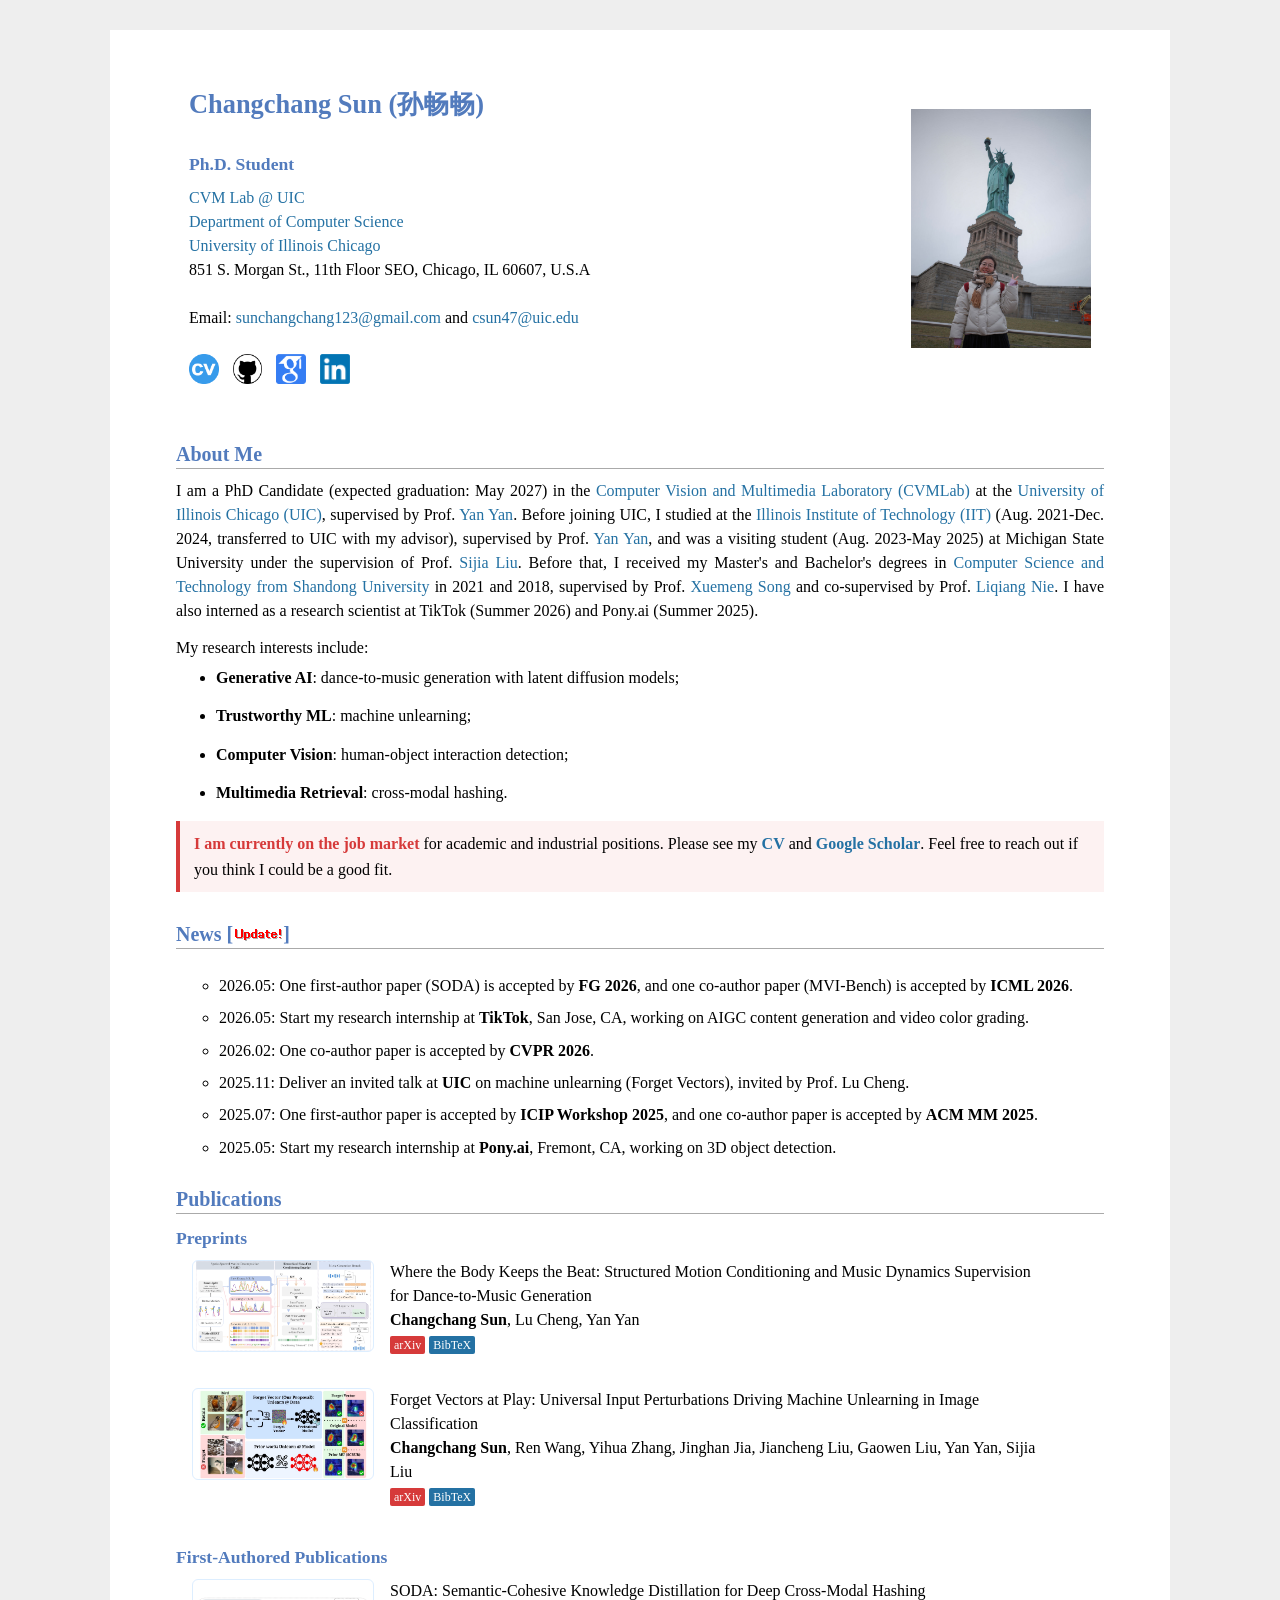
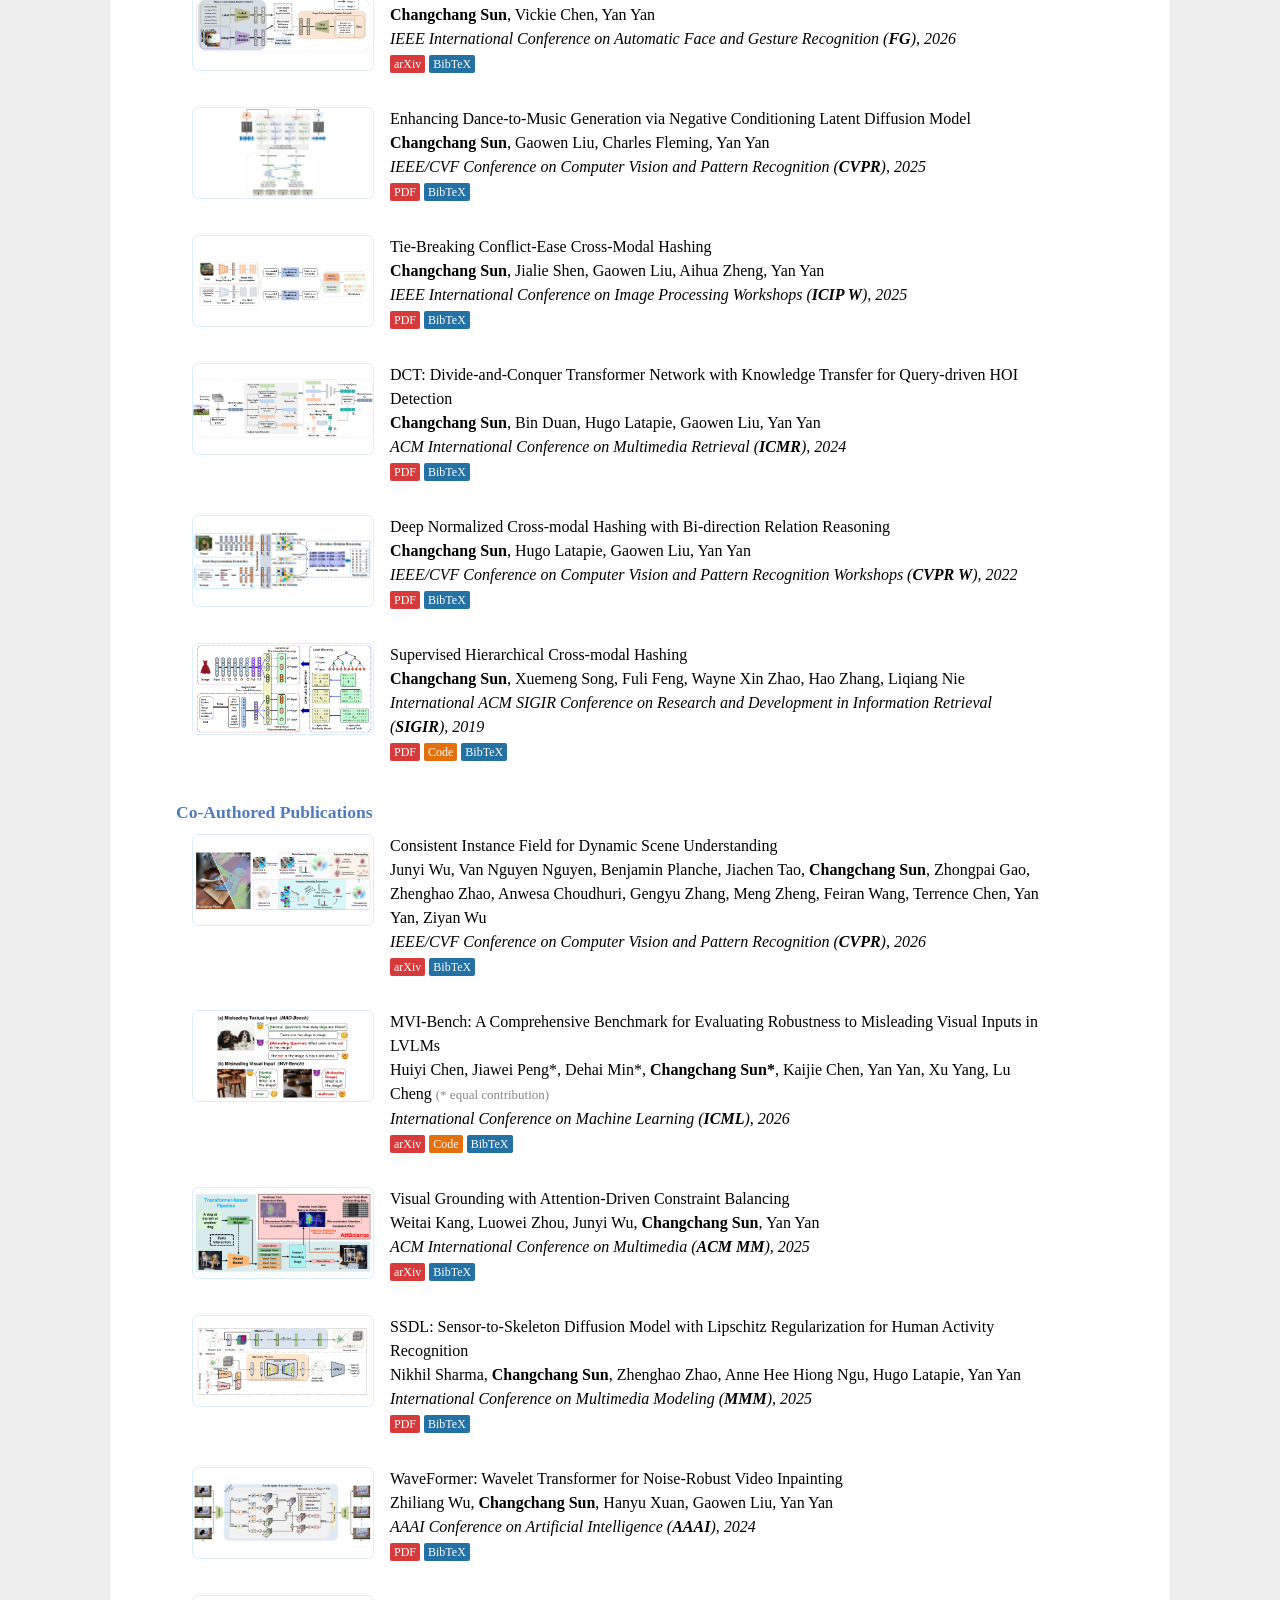
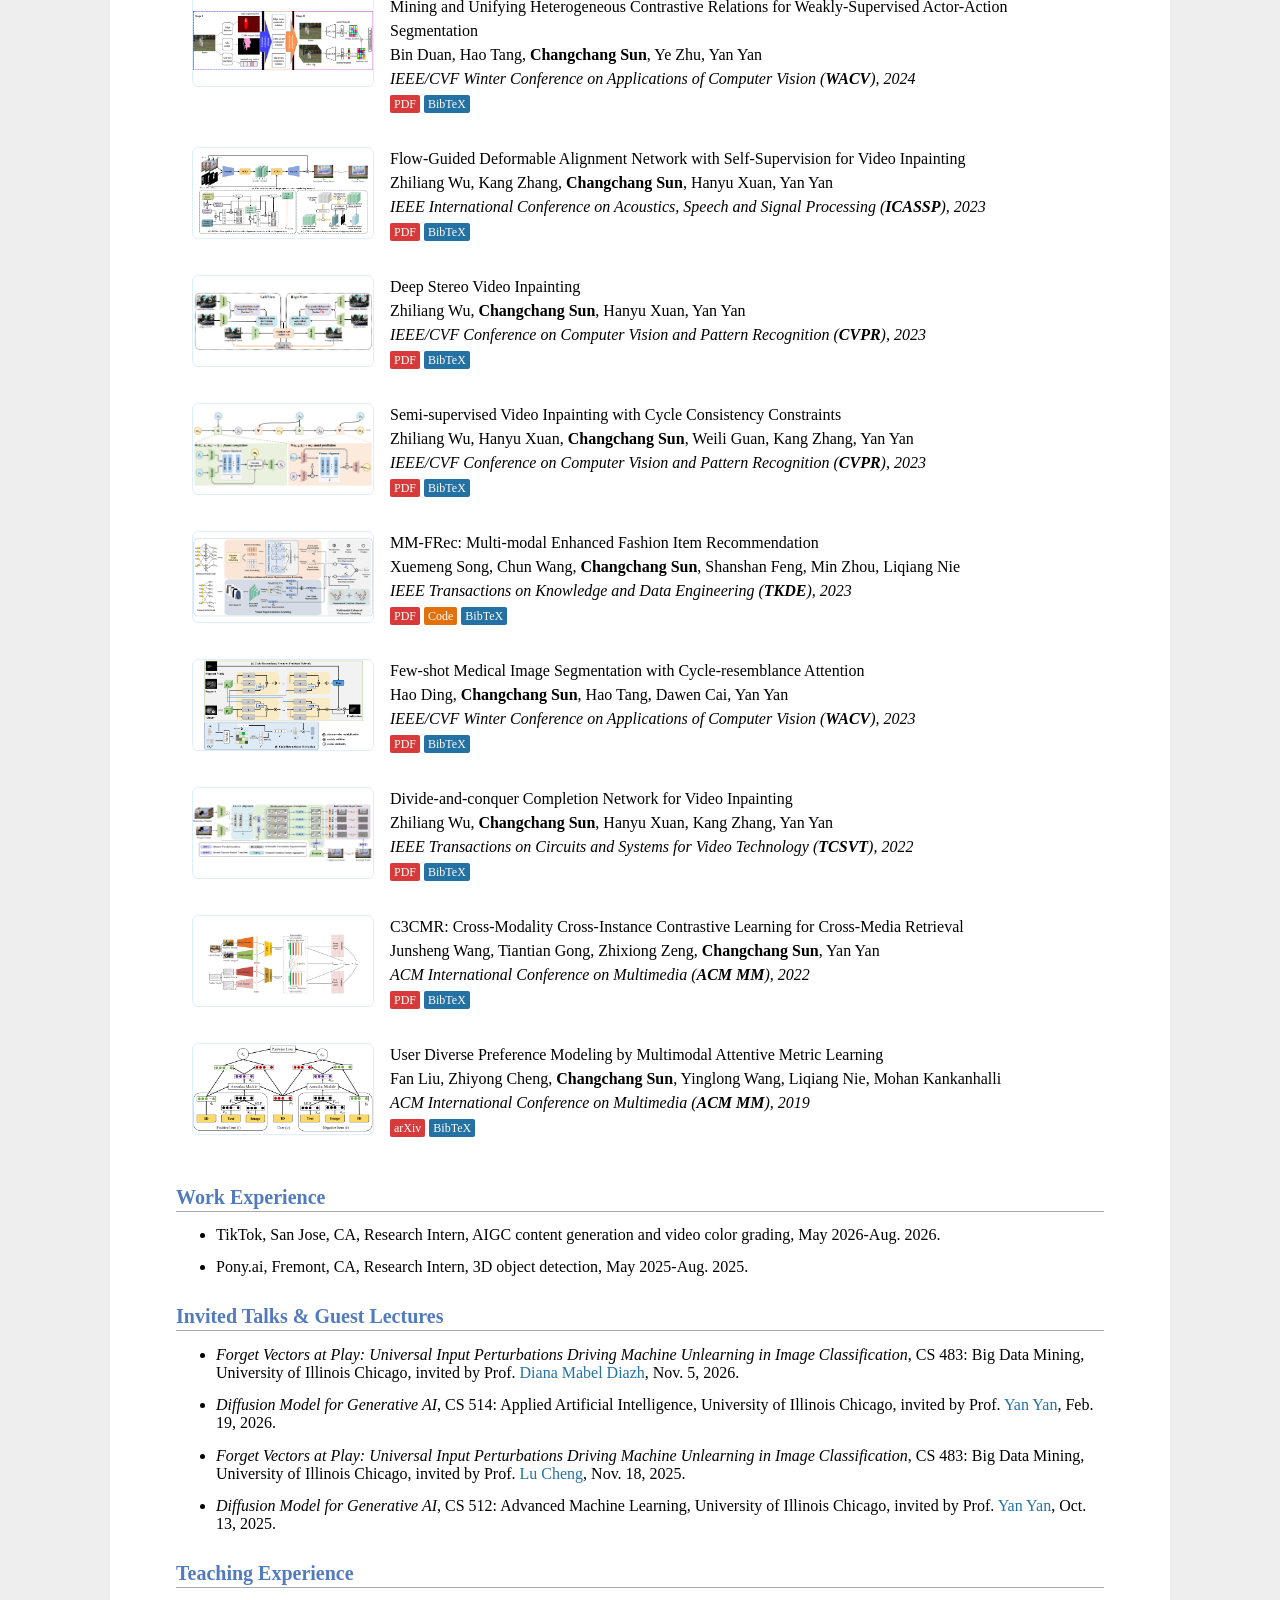
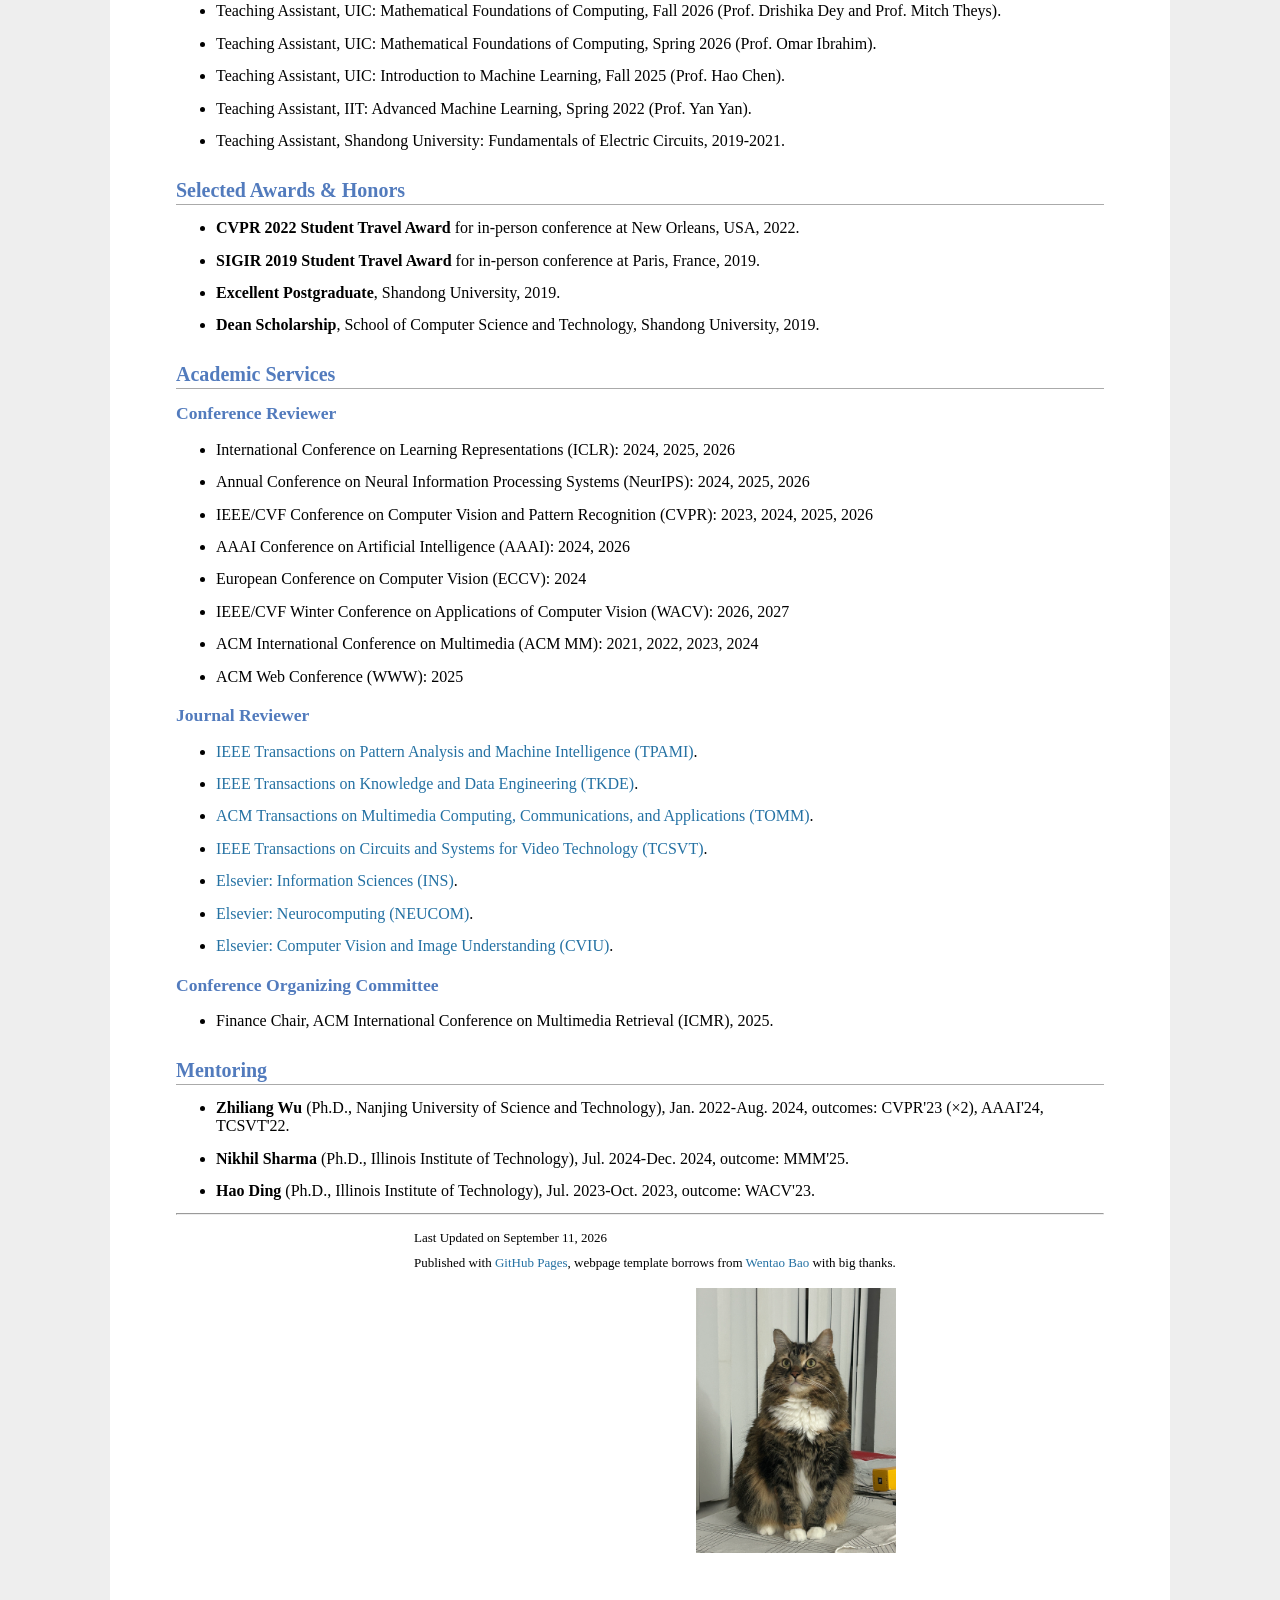
<file: index.html>
<!DOCTYPE html>
<html>
<head><meta http-equiv="Content-Type" content="text/html; charset=UTF-8">
	<title>Changchang Sun</title>
	<meta name="viewport" content="width=device-width, initial-scale=1">
	<meta name="keywords" content="Changchang Sun, UIC, Computer Vision, Generative AI, Machine Unlearning, Cross-Modal Retrieval">
	<meta name="description" content="Changchang Sun is a Ph.D. student in Computer Science at the University of Illinois Chicago, working on generative AI, trustworthy machine learning, computer vision, and multimedia retrieval. Currently on the job market for positions starting Fall 2027.">
	<meta property="og:title" content="Changchang Sun">
	<meta property="og:description" content="Ph.D. student in Computer Science at the University of Illinois Chicago, working on generative AI, trustworthy machine learning, computer vision, and multimedia retrieval.">
	<meta property="og:type" content="website">
	<meta property="og:url" content="https://changchangsun.github.io/Changchangsun/">
	<meta property="og:image" content="https://changchangsun.github.io/Changchangsun/files/apple-touch-icon.png">
	<meta name="twitter:card" content="summary">
	<link rel="icon" type="image/png" href="./files/favicon.png">
	<link rel="apple-touch-icon" href="./files/apple-touch-icon.png">
	<link rel="stylesheet" href="./index_files/jemdoc.css" type="text/css">
	<script type="text/javascript" src="./index_files/jquery-1.12.4.min.js"></script>
	<style>
	a {color: #2471a3; text-decoration: none;}
	a:hover {color: #5499c7;}
	a.btn {background-color: #2471a3; color: #fff; font-size: 12px; margin-top: 4px; display: inline-block; padding: 0 4px; border-radius: 2px; line-height: 1.5em;}
	a.btn:hover {background-color: #174e74;}
	a.btn.btn-red {background-color: #d63a3a;}
	a.btn.btn-red:hover {background-color: #a02727;}
	a.btn.btn-orange {background-color: #e2700c;}
	a.btn.btn-orange:hover {background-color: #c46009;}
	a.btn.btn-dark {background-color: #345;}
	a.btn.btn-dark:hover {background-color: #234;}
	p {line-height: 1.5em;}
	.nobreak {white-space: nowrap;}
	.noselect {-webkit-touch-callout: none; -webkit-user-select: none; -khtml-user-select: none; -moz-user-select: none; -ms-user-select: none; user-select: none;}
	.bold {font-weight: bold;}
	.italic {font-style: italic;}
	.bulletpoints {line-height: 1.5em;}
	.row {box-sizing: border-box;}
	.row-media {display: block; float: left; width: 180px; height: 90px; background-position: center; background-size: contain; background-repeat: no-repeat; border-radius: 6px; border: 1px solid #def;}
	.row-media.placeholder {line-height: 90px; text-align: center; color: #2471a3; font-weight: bold; font-size: 17px; background-color: #f4f8fb; letter-spacing: 1px;}
	.first-author-note {color: #888; font-size: 13px;}
	.jobmarket {background-color: #fdf2f2; border-left: 4px solid #d63a3a; padding: 10px 14px; margin: 16px 0; line-height: 1.6em;}
	.row-text {display: block; float: left; margin-left: 16px; line-height: 1.5em; max-width: 662px;}
	.row-text span {line-height: inherit;}
	.clearfix {content: ""; clear: both; display: table;}
	.publication {margin-bottom: 32px; margin-left: 16px;}
	.press {width: 100px; height: 80px; border: 1px solid #def; margin-right: 12px; background-size: cover;}  
	.img-contain {background-size: contain !important;}
	.footer {background-color: #345; width: 100%}
	.footer-content {color: #fff; font-size: 10px; padding: 6px 0; max-width: 900px; margin: auto;}

	@media only screen and (max-width: 1150px) {
		.header-profile-picture, .header-text {display: block; margin: auto; text-align: center;}
		.header-profile-picture {margin-bottom: 12px; width: 140px; height: 140px;}
		body {font-size: 18px;}
		a.btn {font-size: 14px; padding: 2px 6px;}
	}

	@media only screen and (max-width: 900px) {
		.publication {margin-bottom: 46px;}
		.publication .row-media {width: 260px; height: 130px; margin: auto; margin-bottom: 12px; display: block;}
		.publication .row-text {display: block; width: 100%; margin-left: 0;}
		.press {display: block;}
	}
    </style>
</head>


<body>
<div id="layout-content" style="margin-top:25px">

<table cellpadding="11px">
	<tbody>
		<tr>
			<td width="720px">
				<div id="toptitle">
					<h1>Changchang Sun (孙畅畅) &nbsp; </h1>
				</div>
                <h3>Ph.D. Student</h3>
				<p>
					<!-- <a href="https://iitcvmlab.github.io/">CVM Lab @ UIC</a><br>  -->
					<a href="https://iitcvmlab.github.io/">CVM Lab @ UIC</a><br> 
					<a href="https://cs.uic.edu/">Department of Computer Science</a><br>
					<a href="https://www.uic.edu/">University of Illinois Chicago</a><br>
					851 S. Morgan St., 11th Floor SEO, Chicago, IL 60607, U.S.A <br>
					<br>
					Email:  <a href="mailto:sunchangchang123@gmail.com">sunchangchang123@gmail.com</a> and <a href="mailto:csun47@uic.edu">csun47@uic.edu</a><br>
					<br>
					<a href="./files/Changchang_Sun_Academic_CV.pdf"> <img src="./files/logo-cv.png" height="30px" style="margin-bottom:-3px; margin-right: 10px"> </a>
					<a href="https://github.com/Changchangsun"> <img src="./files/logo-github.png" height="30px" style="margin-bottom:-3px; margin-right: 10px"> </a>
<!-- 					<a href="https://www.zhihu.com/people/Cogito2012"> <img src="./files/logo-zhihu.png" height="30px" style="margin-bottom:-3px; margin-right: 10px"> </a> -->
					<a href="https://scholar.google.com/citations?user=bCxWjjYAAAAJ&hl=en&oi=ao"> <img src="./files/logo-googlescholar.png" height="30px" style="margin-bottom:-3px; margin-right: 10px"> </a>
					<a href="https://www.linkedin.com/in/changchang-sun-a124a9327/"> <img src="./files/logo-linkin.png" height="30px" style="margin-bottom:-3px; margin-right: 10px"> </a>
                </p>
			</td>
			<td valign="middle">
				<img src="./files/scc.jpg" border="0" width="180"><br><br>
			</td>
		</tr>
	</tbody>
</table>

<h2>About Me</h2>
	<p style="text-align:justify;">I am a PhD Candidate (expected graduation: May 2027) in the <a href="https://iitcvmlab.github.io/">Computer Vision and Multimedia Laboratory (CVMLab)</a>
	at the <a href="https://www.uic.edu/">University of Illinois Chicago (UIC)</a>, supervised by Prof. <a href="https://tomyan555.github.io/">Yan Yan</a>. Before joining UIC, I studied at the <a href="https://www.iit.edu/">Illinois Institute of Technology (IIT)</a> (Aug. 2021-Dec. 2024, transferred to UIC with my advisor), supervised by Prof. <a href="https://tomyan555.github.io/">Yan Yan</a>,
		and was a visiting student (Aug. 2023-May 2025) at Michigan State University under the supervision of Prof. <a href="https://lsjxjtu.github.io/">Sijia Liu</a>.
Before that, I received my Master's and Bachelor's degrees in <a href="https://www.en.sdu.edu.cn/">Computer Science and Technology from Shandong University</a> in 2021 and 2018, supervised by Prof. <a href="https://xuemengsong.github.io/">Xuemeng Song</a>
    and co-supervised by Prof. <a href="https://liqiangnie.github.io/index.html">Liqiang Nie</a>. I have also interned as a research scientist at TikTok (Summer 2026) and Pony.ai (Summer 2025).
	</p>
	<p style="text-align:justify;">My research interests include:</p>
	<ul class="bulletpoints">
		<li type="disc"><strong>Generative AI</strong>: dance-to-music generation with latent diffusion models;</li>
		<li type="disc"><strong>Trustworthy ML</strong>: machine unlearning;</li>
		<li type="disc"><strong>Computer Vision</strong>: human-object interaction detection;</li>
		<li type="disc"><strong>Multimedia Retrieval</strong>: cross-modal hashing.</li>
	</ul>

	<p class="jobmarket"><strong style="color:#d63a3a;">I am currently on the job market</strong> for academic and industrial positions. Please see my <a href="./files/Changchang_Sun_Academic_CV.pdf"><strong>CV</strong></a> and <a href="https://scholar.google.com/citations?user=bCxWjjYAAAAJ&hl=en"><strong>Google Scholar</strong></a>. Feel free to reach out if you think I could be a good fit.</p>


<h2>News [<img src="./index_files//update.gif">]</h2>
	<div  style="overflow-y: scroll; height:200px;">
	<table border="1" style="border-width: 0px;" width="100%">
	<tbody>
	<tr>
	<td style="border-style: none; border-width: medium;">
    <ul>
			<li type="circle">2026.05: One first-author paper (SODA) is accepted by <strong>FG 2026</strong>, and one co-author paper (MVI-Bench) is accepted by <strong>ICML 2026</strong>.</li>
			<li type="circle">2026.05: Start my research internship at <strong>TikTok</strong>, San Jose, CA, working on AIGC content generation and video color grading.</li>
			<li type="circle">2026.02: One co-author paper is accepted by <strong>CVPR 2026</strong>.</li>
			<li type="circle">2025.11: Deliver an invited talk at <strong>UIC</strong> on machine unlearning (Forget Vectors), invited by Prof. Lu Cheng.</li>
			<li type="circle">2025.07: One first-author paper is accepted by <strong>ICIP Workshop 2025</strong>, and one co-author paper is accepted by <strong>ACM MM 2025</strong>.</li>
			<li type="circle">2025.05: Start my research internship at <strong>Pony.ai</strong>, Fremont, CA, working on 3D object detection.</li>
	    	               <li type="circle">2025.02: One first-author paper is accepted by <strong>CVPR 2025</strong>.</li>
	               <li type="circle">2025.01: Start my new journey at <strong>UIC</strong>, Chicago, IL.</li>
	    		<li type="circle">2024.04: One first-author paper is accepted by <strong>ICMR 2024</strong>.</li>
	    		<li type="circle">2023.12: One co-author paper is accepted by <strong>AAAI 2024</strong>.</li>
	    		<li type="circle">2023.02: Two co-author papers are accepted by <strong>CVPR 2023</strong>.</li>
	    		<li type="circle">2022.05: One first-author paper is accepted by <strong>CVPR Workshop 2022</strong>.</li>
	    <li type="circle">2021.09: Start my new journey at <strong>IIT</strong>, Chicago, IL.</li>
	   		 <li type="circle">2019.05: One first-author paper is accepted by <strong>SIGIR 2019</strong>.</li>
<!-- 		<li type="circle">2024.03: I am honored to be selected to present in <a href="https://cvpr.thecvf.com/Conferences/2024/CallForDoctoralConsortium">CVPR 2024 Doctoral Consortium!</a></li>
		<li type="circle">2024.02: I successfuly passed the MSU PhD Comprehensive Exam, being a Ph.D. candidate!</li>
		<li type="circle">2023.07: One paper is accepted by <strong>ICCV 2023</strong>.</li>
    	<li type="circle">2023.05: I am invited to deliver a talk on open-set recognition at the the 2nd MSU-ND workshop.</li>
		<li type="circle">2023.02: I will be a research intern at <strong>NEC Laboratories America, Inc.</strong> (Princeton, NJ) in this summer.</li>
		<li type="circle">2023.02: One co-authored paper is accepted by <strong>CVPR 2023</strong>.</li>
    	<li type="circle">2022.08: I started my second journey of Ph.D. study at the CSE department at <strong>MSU</strong>!</li>
    	<li type="circle">2022.07: One co-authored paper is accepted by <strong>ECCV 2022</strong>.</li>
    	<li type="circle">2022.06: Start my internship at <strong>OPPO U.S. Research Center</strong> at Palo Alto, CA. (on-site)</li>
    	<li type="circle">2022.05: I attended the conference <strong>ICRA 2022</strong> on-site at Philadelphia, PA.</li>
    	<li type="circle">2022.04: I received the <strong>CVPR 2022 Travel Award</strong> to attend the conference at New Orleans, LA.</li>
		<li type="circle">2022.03: One paper is accepted by <strong>CVPR 2022</strong> for <strong>Oral</strong> presentation!</li>
    	<li type="circle">2021.10: One co-authored paper is accepted by <strong>BMVC 2021</strong>.</li>
    	<li type="circle">2021.07: Two papers are accepted by <strong>ICCV 2021</strong>, with one paper for <strong>Oral</strong> presentation!</li>
		<li type="circle">2021.06: Start my internship at <strong>Apple Inc.</strong>, 3D Vision Team at Apple Maps. (remote)</li>
		<li type="circle">2021.04: One co-authored paper is accepted by <strong>IJCNN 2021</strong>.</li>
		<li type="circle">2020.07: Two papers are accepted by <strong>ACM MM 2020</strong> (one co-authored).</li>
		<li type="circle">2020.07: One co-authored paper is accepted by <strong>ECCV 2020</strong>.</li>
		<li type="circle">2020.06: One paper is accepted by <strong>IROS 2020</strong>.</li>
		<li type="circle">2020.06: One co-authored paper is accepted by <strong>ICPR 2020</strong>.</li>
		<li type="circle">2020.05: I passed the <strong>Ph.D. Research Potential Assessment</strong>!</li>
		<li type="circle">2019.08: Start my new journey at <strong>RIT</strong>, Rochester, NY.</li> -->
    </ul><br>
    </td>
	</tr>
	</tbody>
	</table>
	</div>

<h2>Publications</h2>

  <h3>Preprints</h3>
  <div class="publication row clearfix">
	<div class="row-media" style="background-image: url(files/pubs/Dyna2music.png);"></div>
	<div class="row-text">
		Where the Body Keeps the Beat: Structured Motion Conditioning and Music Dynamics Supervision for Dance-to-Music Generation<br/>
		<span class="bold">Changchang Sun</span>, Lu Cheng, Yan Yan<br/>
		<a class="btn btn-red" href="https://arxiv.org/pdf/2610.00726">arXiv</a>
		<a class="btn" href="bibs/dyna2music.txt">BibTeX</a>
	</div>
  </div>
  <div class="publication row clearfix">
	<div class="row-media" style="background-image: url(files/pubs/forget_vector.jpg);"></div>
	<div class="row-text">
		Forget Vectors at Play: Universal Input Perturbations Driving Machine Unlearning in Image Classification<br/>
		<span class="bold">Changchang Sun</span>, Ren Wang, Yihua Zhang, Jinghan Jia, Jiancheng Liu, Gaowen Liu, Yan Yan, Sijia Liu<br/>
		<a class="btn btn-red" href="https://arxiv.org/pdf/2412.16780">arXiv</a>
		<a class="btn" href="bibs/forget_vector.txt">BibTeX</a>
	</div>
  </div>


  <h3>First-Authored Publications</h3>
  <div class="publication row clearfix">
	<div class="row-media" style="background-image: url(files/pubs/FG26_soda.png);"></div>
	<div class="row-text">
		SODA: Semantic-Cohesive Knowledge Distillation for Deep Cross-Modal Hashing<br/>
		<span class="bold">Changchang Sun</span>, Vickie Chen, Yan Yan<br/>
		<span class="italic">IEEE International Conference on Automatic Face and Gesture Recognition (<strong>FG</strong>), 2026</span><br/>
		<a class="btn btn-red" href="https://arxiv.org/pdf/2510.09664">arXiv</a>
		<a class="btn" href="bibs/soda_fg26.txt">BibTeX</a>
	</div>
  </div>
  <div class="publication row clearfix">
	<div class="row-media" style="background-image: url(files/pubs/CVPR25.jpg);"></div>
	<div class="row-text">Enhancing Dance-to-Music Generation via Negative Conditioning Latent Diffusion Model<br/>
		<span class="bold">Changchang Sun</span>, Gaowen Liu, Charles Fleming, Yan Yan<br/>
		<span class="italic">IEEE/CVF Conference on Computer Vision and Pattern Recognition (<strong>CVPR</strong>), 2025</span><br/>
		<a class="btn btn-red" href="https://arxiv.org/pdf/2503.22138">PDF</a>
		<a class="btn" href="bibs/cvpr2025.txt">BibTeX</a>
	</div>
  </div>
  <div class="publication row clearfix">
	<div class="row-media" style="background-image: url(files/pubs/ICIPW25_tiebreak.png);"></div>
	<div class="row-text">
		Tie-Breaking Conflict-Ease Cross-Modal Hashing<br/>
		<span class="bold">Changchang Sun</span>, Jialie Shen, Gaowen Liu, Aihua Zheng, Yan Yan<br/>
		<span class="italic">IEEE International Conference on Image Processing Workshops (<strong>ICIP W</strong>), 2025</span><br/>
		<a class="btn btn-red" href="https://doi.org/10.1109/ICIPW68931.2025.11386341">PDF</a>
		<a class="btn" href="bibs/tiebreak_icipw25.txt">BibTeX</a>
	</div>
  </div>
  <div class="publication row clearfix">
	<div class="row-media" style="background-image: url(files/pubs/icmr2024.png);"></div>
	<div class="row-text">DCT: Divide-and-Conquer Transformer Network with Knowledge Transfer for Query-driven HOI Detection<br/>
		<span class="bold">Changchang Sun</span>, Bin Duan, Hugo Latapie, Gaowen Liu, Yan Yan<br/>
		<span class="italic">ACM International Conference on Multimedia Retrieval (<strong>ICMR</strong>), 2024</span><br/>
		<a class="btn btn-red" href="https://dl.acm.org/doi/pdf/10.1145/3652583.3658028">PDF</a>
		<a class="btn" href="bibs/icmr2024.txt">BibTeX</a>
	</div>
  </div>
  <div class="publication row clearfix">
	<div class="row-media" style="background-image: url(files/pubs/CVPR22.png);"></div>
	<div class="row-text">
		Deep Normalized Cross-modal Hashing with Bi-direction Relation Reasoning<br/>
		<span class="bold">Changchang Sun</span>, Hugo Latapie, Gaowen Liu, Yan Yan<br/>
		<span class="italic">IEEE/CVF Conference on Computer Vision and Pattern Recognition Workshops (<strong>CVPR W</strong>), 2022</span><br/>
		<a class="btn btn-red" href="https://openaccess.thecvf.com/content/CVPR2022W/ODRUM/papers/Sun_Deep_Normalized_Cross-Modal_Hashing_With_Bi-Direction_Relation_Reasoning_CVPRW_2022_paper.pdf">PDF</a>
		<a class="btn" href="bibs/cvpr22.txt">BibTeX</a>
	</div>
  </div>
  <div class="publication row clearfix">
	<div class="row-media" style="background-image: url(files/pubs/SIGIR19.png);"></div>
	<div class="row-text">
		Supervised Hierarchical Cross-modal Hashing<br/>
		<span class="bold">Changchang Sun</span>, Xuemeng Song, Fuli Feng, Wayne Xin Zhao, Hao Zhang, Liqiang Nie<br/>
		<span class="italic">International ACM SIGIR Conference on Research and Development in Information Retrieval (<strong>SIGIR</strong>), 2019</span><br/>
		<a class="btn btn-red" href="https://dl.acm.org/doi/pdf/10.1145/3331184.3331229">PDF</a>
		<a class="btn btn-orange" href="https://drive.google.com/drive/folders/1v1qu3AwSPucmjfuw2r81ORD9HjyK8Hdr">Code</a>
		<a class="btn" href="bibs/sigir19.txt">BibTeX</a>
	</div>
  </div>

  <h3>Co-Authored Publications</h3>
  <div class="publication row clearfix">
	<div class="row-media" style="background-image: url(files/pubs/CVPR26_instfield.png);"></div>
	<div class="row-text">
		Consistent Instance Field for Dynamic Scene Understanding<br/>
		Junyi Wu, Van Nguyen Nguyen, Benjamin Planche, Jiachen Tao, <span class="bold">Changchang Sun</span>, Zhongpai Gao, Zhenghao Zhao, Anwesa Choudhuri, Gengyu Zhang, Meng Zheng, Feiran Wang, Terrence Chen, Yan Yan, Ziyan Wu<br/>
		<span class="italic">IEEE/CVF Conference on Computer Vision and Pattern Recognition (<strong>CVPR</strong>), 2026</span><br/>
		<a class="btn btn-red" href="https://arxiv.org/pdf/2512.14126">arXiv</a>
		<a class="btn" href="bibs/instfield_cvpr26.txt">BibTeX</a>
	</div>
  </div>
  <div class="publication row clearfix">
	<div class="row-media" style="background-image: url(files/pubs/ICML26_mvibench.png);"></div>
	<div class="row-text">
		MVI-Bench: A Comprehensive Benchmark for Evaluating Robustness to Misleading Visual Inputs in LVLMs<br/>
		Huiyi Chen, Jiawei Peng*, Dehai Min*, <span class="bold">Changchang Sun*</span>, Kaijie Chen, Yan Yan, Xu Yang, Lu Cheng <span class="first-author-note">(* equal contribution)</span><br/>
		<span class="italic">International Conference on Machine Learning (<strong>ICML</strong>), 2026</span><br/>
		<a class="btn btn-red" href="https://arxiv.org/pdf/2511.14159">arXiv</a>
		<a class="btn btn-orange" href="https://github.com/chenyil6/MVI-Bench">Code</a>
		<a class="btn" href="bibs/mvibench_icml26.txt">BibTeX</a>
	</div>
  </div>
  <div class="publication row clearfix">
	<div class="row-media" style="background-image: url(files/pubs/MM25_vground.png);"></div>
	<div class="row-text">
		Visual Grounding with Attention-Driven Constraint Balancing<br/>
		Weitai Kang, Luowei Zhou, Junyi Wu, <span class="bold">Changchang Sun</span>, Yan Yan<br/>
		<span class="italic">ACM International Conference on Multimedia (<strong>ACM MM</strong>), 2025</span><br/>
		<a class="btn btn-red" href="https://arxiv.org/pdf/2407.03243">arXiv</a>
		<a class="btn" href="bibs/vground_mm25.txt">BibTeX</a>
	</div>
  </div>
  <div class="publication row clearfix">
	<div class="row-media" style="background-image: url(files/pubs/MMM25_ssdl.png);"></div>
	<div class="row-text">
		SSDL: Sensor-to-Skeleton Diffusion Model with Lipschitz Regularization for Human Activity Recognition<br/>
		Nikhil Sharma, <span class="bold">Changchang Sun</span>, Zhenghao Zhao, Anne Hee Hiong Ngu, Hugo Latapie, Yan Yan<br/>
		<span class="italic">International Conference on Multimedia Modeling (<strong>MMM</strong>), 2025</span><br/>
		<a class="btn btn-red" href="https://link.springer.com/chapter/10.1007/978-981-96-2071-5_7">PDF</a>
		<a class="btn" href="bibs/ssdl_mmm25.txt">BibTeX</a>
	</div>
  </div>
  <div class="publication row clearfix">
	<div class="row-media" style="background-image: url(files/pubs/AAAI24.png);"></div>
	<div class="row-text">
		WaveFormer: Wavelet Transformer for Noise-Robust Video Inpainting<br/>
		Zhiliang Wu, <span class="bold">Changchang Sun</span>, Hanyu Xuan, Gaowen Liu, Yan Yan<br/>
		<span class="italic">AAAI Conference on Artificial Intelligence (<strong>AAAI</strong>), 2024</span><br/>
		<a class="btn btn-red" href="https://ojs.aaai.org/index.php/AAAI/article/view/28435">PDF</a>
		<a class="btn" href="bibs/AAAI24.txt">BibTeX</a>
	</div>
  </div>
  <div class="publication row clearfix">
	<div class="row-media" style="background-image: url(files/pubs/WACV24_mining.png);"></div>
	<div class="row-text">
		Mining and Unifying Heterogeneous Contrastive Relations for Weakly-Supervised Actor-Action Segmentation<br/>
		Bin Duan, Hao Tang, <span class="bold">Changchang Sun</span>, Ye Zhu, Yan Yan<br/>
		<span class="italic">IEEE/CVF Winter Conference on Applications of Computer Vision (<strong>WACV</strong>), 2024</span><br/>
		<a class="btn btn-red" href="https://openaccess.thecvf.com/content/WACV2024/papers/Duan_Mining_and_Unifying_Heterogeneous_Contrastive_Relations_for_Weakly-Supervised_Actor-Action_Segmentation_WACV_2024_paper.pdf">PDF</a>
		<a class="btn" href="bibs/mining_wacv24.txt">BibTeX</a>
	</div>
  </div>
  <div class="publication row clearfix">
	<div class="row-media" style="background-image: url(files/pubs/ICASSP23_flowguided.png);"></div>
	<div class="row-text">
		Flow-Guided Deformable Alignment Network with Self-Supervision for Video Inpainting<br/>
		Zhiliang Wu, Kang Zhang, <span class="bold">Changchang Sun</span>, Hanyu Xuan, Yan Yan<br/>
		<span class="italic">IEEE International Conference on Acoustics, Speech and Signal Processing (<strong>ICASSP</strong>), 2023</span><br/>
		<a class="btn btn-red" href="https://ieeexplore.ieee.org/document/10096432/">PDF</a>
		<a class="btn" href="bibs/flowguided_icassp23.txt">BibTeX</a>
	</div>
  </div>
  <div class="publication row clearfix">
	<div class="row-media" style="background-image: url(files/pubs/CVPR23_1.png);"></div>
	<div class="row-text">
		Deep Stereo Video Inpainting<br/>
		Zhiliang Wu, <span class="bold">Changchang Sun</span>, Hanyu Xuan, Yan Yan<br/>
		<span class="italic">IEEE/CVF Conference on Computer Vision and Pattern Recognition (<strong>CVPR</strong>), 2023</span><br/>
		<a class="btn btn-red" href="https://openaccess.thecvf.com/content/CVPR2023/papers/Wu_Deep_Stereo_Video_Inpainting_CVPR_2023_paper.pdf">PDF</a>
		<a class="btn" href="bibs/cvpr_1.txt">BibTeX</a>
	</div>
  </div>
  <div class="publication row clearfix">
	<div class="row-media" style="background-image: url(files/pubs/CVPR23_2.png);"></div>
	<div class="row-text">
		Semi-supervised Video Inpainting with Cycle Consistency Constraints<br/>
		Zhiliang Wu, Hanyu Xuan, <span class="bold">Changchang Sun</span>, Weili Guan, Kang Zhang, Yan Yan<br/>
		<span class="italic">IEEE/CVF Conference on Computer Vision and Pattern Recognition (<strong>CVPR</strong>), 2023</span><br/>
		<a class="btn btn-red" href="https://openaccess.thecvf.com/content/CVPR2023/papers/Wu_Semi-Supervised_Video_Inpainting_With_Cycle_Consistency_Constraints_CVPR_2023_paper.pdf">PDF</a>
		<a class="btn" href="bibs/cvpr_2.txt">BibTeX</a>
	</div>
  </div>
  <div class="publication row clearfix">
	<div class="row-media" style="background-image: url(files/pubs/TKDE23.png);"></div>
	<div class="row-text">
		MM-FRec: Multi-modal Enhanced Fashion Item Recommendation<br/>
		Xuemeng Song, Chun Wang, <span class="bold">Changchang Sun</span>, Shanshan Feng, Min Zhou, Liqiang Nie<br/>
		<span class="italic">IEEE Transactions on Knowledge and Data Engineering (<strong>TKDE</strong>), 2023</span><br/>
		<a class="btn btn-red" href="https://ieeexplore.ieee.org/stamp/stamp.jsp?arnumber=10100905">PDF</a>
		<a class="btn btn-orange" href="https://outfitrec.wixsite.com/mm-frec">Code</a>
		<a class="btn" href="bibs/tkde23.txt">BibTeX</a>
	</div>
  </div>
  <div class="publication row clearfix">
	<div class="row-media" style="background-image: url(files/pubs/WACV23.png);"></div>
	<div class="row-text">
		Few-shot Medical Image Segmentation with Cycle-resemblance Attention<br/>
		Hao Ding, <span class="bold">Changchang Sun</span>, Hao Tang, Dawen Cai, Yan Yan<br/>
		<span class="italic">IEEE/CVF Winter Conference on Applications of Computer Vision (<strong>WACV</strong>), 2023</span><br/>
		<a class="btn btn-red" href="https://openaccess.thecvf.com/content/WACV2023/papers/Ding_Few-Shot_Medical_Image_Segmentation_With_Cycle-Resemblance_Attention_WACV_2023_paper.pdf">PDF</a>
		<a class="btn" href="bibs/wacv23.txt">BibTeX</a>
	</div>
  </div>
  <div class="publication row clearfix">
	<div class="row-media" style="background-image: url(files/pubs/TCSVT23.png);"></div>
	<div class="row-text">
		Divide-and-conquer Completion Network for Video Inpainting<br/>
		Zhiliang Wu, <span class="bold">Changchang Sun</span>, Hanyu Xuan, Kang Zhang, Yan Yan<br/>
		<span class="italic">IEEE Transactions on Circuits and Systems for Video Technology (<strong>TCSVT</strong>), 2022</span><br/>
		<a class="btn btn-red" href="https://ieeexplore.ieee.org/stamp/stamp.jsp?arnumber=9967838">PDF</a>
		<a class="btn" href="bibs/tcsvt23.txt">BibTeX</a>
	</div>
  </div>
  <div class="publication row clearfix">
	<div class="row-media" style="background-image: url(files/pubs/MM22_c3cmr.png);"></div>
	<div class="row-text">
		C3CMR: Cross-Modality Cross-Instance Contrastive Learning for Cross-Media Retrieval<br/>
		Junsheng Wang, Tiantian Gong, Zhixiong Zeng, <span class="bold">Changchang Sun</span>, Yan Yan<br/>
		<span class="italic">ACM International Conference on Multimedia (<strong>ACM MM</strong>), 2022</span><br/>
		<a class="btn btn-red" href="https://dl.acm.org/doi/10.1145/3503161.3548263">PDF</a>
		<a class="btn" href="bibs/c3cmr_mm22.txt">BibTeX</a>
	</div>
  </div>
  <div class="publication row clearfix">
	<div class="row-media" style="background-image: url(files/pubs/MM19_udpm.png);"></div>
	<div class="row-text">
		User Diverse Preference Modeling by Multimodal Attentive Metric Learning<br/>
		Fan Liu, Zhiyong Cheng, <span class="bold">Changchang Sun</span>, Yinglong Wang, Liqiang Nie, Mohan Kankanhalli<br/>
		<span class="italic">ACM International Conference on Multimedia (<strong>ACM MM</strong>), 2019</span><br/>
		<a class="btn btn-red" href="https://arxiv.org/pdf/1908.07738">arXiv</a>
		<a class="btn" href="bibs/mm19.txt">BibTeX</a>
	</div>
  </div>

<h2>Work Experience</h2>
	<ul>
		<li type="disc">TikTok, San Jose, CA, Research Intern, AIGC content generation and video color grading, May 2026-Aug. 2026.</li>
		<li type="disc">Pony.ai, Fremont, CA, Research Intern, 3D object detection, May 2025-Aug. 2025.</li>
	</ul>

<h2>Invited Talks &amp; Guest Lectures</h2>
	<ul>
		<li type="disc"><em>Forget Vectors at Play: Universal Input Perturbations Driving Machine Unlearning in Image Classification</em>, CS 483: Big Data Mining, University of Illinois Chicago, invited by Prof. <a href="https://cs.uic.edu/profiles/diaz-diana/">Diana Mabel Diazh</a>, Nov. 5, 2026.</li>
		<li type="disc"><em>Diffusion Model for Generative AI</em>, CS 514: Applied Artificial Intelligence, University of Illinois Chicago, invited by Prof. <a href="https://tomyan555.github.io/">Yan Yan</a>, Feb. 19, 2026.</li>
		<li type="disc"><em>Forget Vectors at Play: Universal Input Perturbations Driving Machine Unlearning in Image Classification</em>, CS 483: Big Data Mining, University of Illinois Chicago, invited by Prof. <a href="https://lcheng.org/">Lu Cheng</a>, Nov. 18, 2025.</li>
		<li type="disc"><em>Diffusion Model for Generative AI</em>, CS 512: Advanced Machine Learning, University of Illinois Chicago, invited by Prof. <a href="https://tomyan555.github.io/">Yan Yan</a>, Oct. 13, 2025.</li>
	</ul>

<h2>Teaching Experience</h2>
	<ul>
		<li type="disc">Teaching Assistant, UIC: Mathematical Foundations of Computing, Fall 2026 (Prof. Drishika Dey and Prof. Mitch Theys).</li>
		<li type="disc">Teaching Assistant, UIC: Mathematical Foundations of Computing, Spring 2026 (Prof. Omar Ibrahim).</li>
		<li type="disc">Teaching Assistant, UIC: Introduction to Machine Learning, Fall 2025 (Prof. Hao Chen).</li>
		<li type="disc">Teaching Assistant, IIT: Advanced Machine Learning, Spring 2022 (Prof. Yan Yan).</li>
		<li type="disc">Teaching Assistant, Shandong University: Fundamentals of Electric Circuits, 2019-2021.</li>
	</ul>

<h2>Selected Awards & Honors</h2>
    <ul>
    <li type="disc"> <strong>CVPR 2022 Student Travel Award</strong> for in-person conference at New Orleans, USA, 2022.</li>
	<li type="disc"> <strong>SIGIR 2019 Student Travel Award</strong> for in-person conference at Paris, France, 2019.</li>
	<li type="disc"> <strong>Excellent Postgraduate</strong>, Shandong University, 2019.</li>
	<li type="disc"> <strong>Dean Scholarship</strong>, School of Computer Science and Technology, Shandong University, 2019.</li>
    </ul>


<h2>Academic Services</h2>
  <h3>Conference Reviewer</h3>
    <ul>
	<li type="disc">International Conference on Learning Representations (ICLR): 2024, 2025, 2026</li>
	<li type="disc">Annual Conference on Neural Information Processing Systems (NeurIPS): 2024, 2025, 2026</li>
	<li type="disc">IEEE/CVF Conference on Computer Vision and Pattern Recognition (CVPR): 2023, 2024, 2025, 2026</li>
	<li type="disc">AAAI Conference on Artificial Intelligence (AAAI): 2024, 2026</li>
	<li type="disc">European Conference on Computer Vision (ECCV): 2024</li>
	<li type="disc">IEEE/CVF Winter Conference on Applications of Computer Vision (WACV): 2026, 2027</li>
	<li type="disc">ACM International Conference on Multimedia (ACM MM): 2021, 2022, 2023, 2024</li>
	<li type="disc">ACM Web Conference (WWW): 2025</li>
<!-- 	    
    <li type="disc">IEEE/CVF International Conference on Computer Vision (ICCV): <a href="http://iccv2021.thecvf.com">2021</a></li>
    <li type="disc">European Conference on Computer Vision (ECCV): <a href="https://eccv2022.ecva.net">2022</a>, <a href="https://eccv.ecva.net/Conferences/2024">2024</a></li>
    <li type="disc">International Joint Conference on Artificial Intelligence (IJCAI): <a href="https://ijcai-23.org">2023</a></li>
	<li type="disc">ACM International Conference on Multimedia (ACM MM): <a href="https://2019.acmmm.org">2019</a>, <a href="https://2020.acmmm.org">2020</a>, <a href="https://2021.acmmm.org">2021</a>, <a href="https://2022.acmmm.org">2022</a>, <a href="https://2023.acmmm.org">2023</a></li>
    <li type="disc">IEEE/CVF Winter Conference on Applications of Computer Vision (WACV): <a href="https://wacv2023.thecvf.com">2023</a>, <a href="https://wacv2024.thecvf.com">2024</a></li>
	<li type="disc">IEEE International Conference on Multimedia and Expo (ICME): <a href="https://2024.ieeeicme.org">2024</a> </li>
    <li type="disc">IEEE International Conference on Robotics and Automation (ICRA): <a href="http://www.icra2021.org">2021</a></li>
    <li type="disc">IEEE International Conference on Web Services (ICWS): <a href="https://conferences.computer.org/icws/2021">2021</a></li>
    <li type="disc">IEEE International Conference on Multisensor Fusion and Integration for Intelligent Systems (MFI): <a href="https://mfi2020.org">2020</a></li> -->
	</ul>
	
  <h3>Journal Reviewer</h3>
    <ul>
	<li type="disc"> <a href="https://ieeexplore.ieee.org/xpl/RecentIssue.jsp?punumber=34">IEEE Transactions on Pattern Analysis and Machine Intelligence (TPAMI)</a>. </li>
	<li type="disc"> <a href="https://ieeexplore.ieee.org/xpl/RecentIssue.jsp?punumber=69">IEEE Transactions on Knowledge and Data Engineering (TKDE)</a>. </li>
	<li type="disc"> <a href="https://dl.acm.org/journal/tomm">ACM Transactions on Multimedia Computing, Communications, and Applications (TOMM)</a>. </li>
	<li type="disc"> <a href="https://ieeexplore.ieee.org/xpl/RecentIssue.jsp?punumber=76">IEEE Transactions on Circuits and Systems for Video Technology (TCSVT)</a>. </li>
	<li type="disc"> <a href="https://www.journals.elsevier.com/information-sciences">Elsevier: Information Sciences (INS)</a>.</li>
	<li type="disc"> <a href="https://www.sciencedirect.com/journal/neurocomputing">Elsevier: Neurocomputing (NEUCOM)</a>.</li>
	<li type="disc"> <a href="https://www.sciencedirect.com/journal/computer-vision-and-image-understanding">Elsevier: Computer Vision and Image Understanding (CVIU)</a>.</li>
	</ul>
	    
<!--   <h3>Volunteer</h3>
	<ul>
	<li type="disc"> <a href="https://aaai.org/Conferences/AAAI-20/"> Thirty-Fourth AAAI Conference on Artificial Intelligence (AAAI-20)</a>, Feb. 7-12, 2020, New York, USA.</li>
	</ul> -->
	
  <h3>Conference Organizing Committee</h3>
	<ul>
		<li type="disc">Finance Chair, ACM International Conference on Multimedia Retrieval (ICMR), 2025.</li>
	</ul>

<h2>Mentoring</h2>
	<ul>
		<li type="disc"><strong>Zhiliang Wu</strong> (Ph.D., Nanjing University of Science and Technology), Jan. 2022-Aug. 2024, outcomes: CVPR'23 (&times;2), AAAI'24, TCSVT'22.</li>
		<li type="disc"><strong>Nikhil Sharma</strong> (Ph.D., Illinois Institute of Technology), Jul. 2024-Dec. 2024, outcome: MMM'25.</li>
		<li type="disc"><strong>Hao Ding</strong> (Ph.D., Illinois Institute of Technology), Jul. 2023-Oct. 2023, outcome: WACV'23.</li>
	</ul>
<!--   <h3>Academic Talks</h3>
  	<ul>
  		<li type="disc">2023.05.13: Delivering a talk at <a href="https://hal.cse.msu.edu/workshop/2nd-msu-nd-workshop/">the 2nd MSU-ND Computer Vision and Biometrics Workshop</a>, introducing on Evidential Deep Learning for Open-Set Action Recognition</li>
  	</ul>
  	<ul>
  		<li type="disc">2021.08.20 & 2021.09.16: Delivering two academic talks in Chinese media <a href="https://www.bilibili.com/video/BV1Gq4y1D7At">Jishi</a> and <a href="https://www.bilibili.com/video/BV1DM4y1G7Nx">TechBeat</a>, introducing our recent ICCV Oral paper.</li>
  	</ul>
	<ul>
		<li type="disc">2019.07.18: Delivering an academic talk in the 2019 SIGIR C.</li>
	</ul> -->
<hr>

<table cellpadding="0px">
	<tbody>
		<tr>
			<td width="234px">
			<script type="text/javascript" id="mapmyvisitors" src="https://mapmyvisitors.com/map.js?d=l6OfnDAlnnDMJBLj9Q7okvRKmftt17JAlMOD6Pcq5V0&cl=ffffff&w=a"></script>
			</td>
			<td valign="top">
				<div style="clear:both;">
<!-- 				<p align="right"><font size="2">Last Updated on Sep. 27, 2025 -->
				<p><font size="2">Last Updated on September 11, 2026
					<br>
				Published with <a href="https://pages.github.com/">GitHub Pages</a>, webpage template borrows from <a href="https://cogito2012.github.io/homepage/"> Wentao Bao</a> with big thanks.
				</font></p>
				</div>
				<div style="clear: both;">
				<p align="right"><font size="5"><img src="./files//Maomao2.jpg" width="200"></font></p>
				</div>
			</td>
		</tr>
	</tbody>
</table>
<!-- Default Statcounter code for CCS Homepage
https://changchangsun.github.io/Changchangsun/ -->
<script type="text/javascript">
var sc_project=13186404; 
var sc_invisible=1; 
var sc_security="31ecc3f6"; 
</script>
<script type="text/javascript"
src="https://www.statcounter.com/counter/counter.js" async></script>
<noscript><div class="statcounter"><a title="real time web analytics"
href="https://statcounter.com/" target="_blank"><img class="statcounter"
src="https://c.statcounter.com/13186404/0/31ecc3f6/1/" alt="real time web
analytics" referrerPolicy="no-referrer-when-downgrade"></a></div></noscript>
<!-- End of Statcounter Code -->

</div>
</body>
</html>
</file>
<file: index_files/jemdoc.css>
/* Default css file for jemdoc. */

table#tlayout {
    border: none;
    border-collapse: separate;
    background: white;
}
/*
body {
	background: white;
	padding-bottom: 8px;
	margin: 0;
}
*/
html {
  background-color: #eeeeee; 
}

body { 
  font-family: "Times New Roman", Times, serif;
  color: #000;
  background-color: #ffffff; 
  text-align:left; /* for IE */
  margin-top: 30px; 
  margin-bottom: 30px;
  margin-left: auto;
  margin-right: auto;
  padding-left:  50px;
  padding-right: 50px;
  padding-top: 10px;
  padding-bottom: 30px;
  max-width: 960px;
}

#layout-menu {
	background: #f6f6f6;
	border: 1px solid #dddddd;
	padding-top: 0.5em;
	padding-left: 8px;
	padding-right: 8px;
	font-size: 1.0em;
	width: auto;
	white-space: nowrap;
    text-align: left;
    vertical-align: top;
}

#layout-menu td {
	background: #f4f4f4;
    vertical-align: top;
}

#layout-content {
	padding-top: 0.0em;
	padding-left: 1.0em;
	padding-right: 1.0em;
    border: none;
    background: white;
    text-align: left;
    vertical-align: top;
}

#layout-menu a {
	line-height: 1.5em;
	margin-left: 0.5em;
}

tt {
    background: #ffffdd;
}

pre, tt {
	font-size: 90%;
	font-family: monaco, monospace;
}

a, a > tt {
	color: #224b8d;
	text-decoration: none;
}

a:hover {
	border-bottom: 1px gray dotted;
}

#layout-menu a.current:link, #layout-menu a.current:visited {
	color: #022b6d;
	border-bottom: 1px gray solid;
}
#layout-menu a:link, #layout-menu a:visited, #layout-menu a:hover {
	color: #527bbd;
	text-decoration: none;
}
#layout-menu a:hover {
	text-decoration: none;
}

div.menu-category {
	border-bottom: 1px solid gray;
	margin-top: 0.8em;
	padding-top: 0.2em;
	padding-bottom: 0.1em;
	font-weight: bold;
}

div.menu-item {
	padding-left: 16px;
	text-indent: -16px;
}

div#toptitle {
	padding-bottom: 0.2em;
	margin-bottom: 1.5em;
	/*border-bottom: 3px double gray;*/
}

/* Reduce space if we begin the page with a title. */
div#toptitle + h2, div#toptitle + h3 {
	margin-top: 0em;
}

div#subtitle {
	margin-top: 0.0em;
	margin-bottom: 0.0em;
	padding-top: 0em;
	padding-bottom: 0.1em;
}

em {
	font-style: italic;
}

strong {
	font-weight: bold;
}


h1, h2, h3 {
	color: #527bbd;
	margin-top: 0.7em;
	margin-bottom: 0.5em;
	padding-bottom: 0.2em;
	line-height: 1.0;
	padding-top: 0.5em;
	border-bottom: 1px solid #aaaaaa;
}

h1 {
	font-size: 165%;
	padding-bottom: 0.3em;
}

h2 {
	padding-top: 0.8em;
	font-size: 125%;
}

h2 + h3 {
    padding-top: 0.2em;
}

h3 {
	font-size: 110%;
	border-bottom: none;
}

p {
	margin-top: 0.0em;
	margin-bottom: 0.8em;
	padding: 0;
	line-height: 1.3;
}

pre {
	padding: 0;
	margin: 0;
}

div#footer {
	font-size: small;
	border-top: 1px solid #c0c0c0;
	padding-top: 0.1em;
	margin-top: 4.0em;
	color: #c0c0c0;
}

div#footer a {
	color: #80a0b0;
}

div#footer-text {
	float: left;
	padding-bottom: 8px;
}

ul, ol, dl {
	margin-top: 0.2em;
	padding-top: 0;
	margin-bottom: 0.8em;
}

dt {
	margin-top: 0.5em;
	margin-bottom: 0;
}

dl {
	margin-left: 20px;
}

dd {
	color: #222222;
}

dd > *:first-child {
	margin-top: 0;
}

ul {
	list-style-position: outside;
	list-style-type: square;
}

p + ul, p + ol {
	margin-top: -0.5em;
}

li {
	margin-top:0.9em;
}

ol {
	list-style-position: outside;
	list-style-type: decimal;
}

li p, dd p {
	margin-bottom: 0.3em;
}


ol ol {
	list-style-type: lower-alpha;
}

ol ol ol {
	list-style-type: lower-roman;
}

p + div.codeblock {
	margin-top: -0.6em;
}

div.codeblock, div.infoblock {
	margin-right: 0%;
	margin-top: 1.2em;
	margin-bottom: 1.3em;
}

div.blocktitle {
	font-weight: bold;
	color: #cd7b62;
	margin-top: 1.2em;
	margin-bottom: 0.1em;
}

div.blockcontent {
	border: 1px solid silver;
	padding: 0.3em 0.5em;
}

div.infoblock > div.blockcontent {
	background: #ffffee;
}

div.blockcontent p + ul, div.blockcontent p + ol {
	margin-top: 0.4em;
}

div.infoblock p {
	margin-bottom: 0em;
}

div.infoblock li p, div.infoblock dd p {
	margin-bottom: 0.5em;
}

div.infoblock p + p {
	margin-top: 0.8em;
}

div.codeblock > div.blockcontent {
	background: #f6f6f6;
}

span.pycommand {
	color: #000070;
}

span.statement {
	color: #008800;
}
span.builtin {
	color: #000088;
}
span.special {
	color: #990000;
}
span.operator {
	color: #880000;
}
span.error {
	color: #aa0000;
}
span.comment, span.comment > *, span.string, span.string > * {
	color: #606060;
}

@media print {
	#layout-menu { display: none; }
}

#fwtitle {
	margin: 2px;
}

#fwtitle #toptitle {
	padding-left: 0.5em;
	margin-bottom: 0.5em;
}

#layout-content h1:first-child, #layout-content h2:first-child, #layout-content h3:first-child {
	margin-top: -0.7em;
}

div#toptitle h1, #layout-content div#toptitle h1 {
	margin-bottom: 0.0em;
	padding-bottom: 0.1em;
	padding-top: 0;
	margin-top: 0.5em;
	border-bottom: none;
}

img.eq {
	padding: 0;
	padding-left: 0.1em;
	padding-right: 0.1em;
	margin: 0;
}

img.eqwl {
	padding-left: 2em;
	padding-top: 0.6em;
	padding-bottom: 0.2em;
	margin: 0;
}

table + table {
    margin-top: 1em;
}

tr.heading {
    font-weight: bold;
    border-bottom: 2px solid black;
}

img {
    border: none;
}

table.imgtable, table.imgtable td {
    border: none;
    text-align: left;
}
</file>
